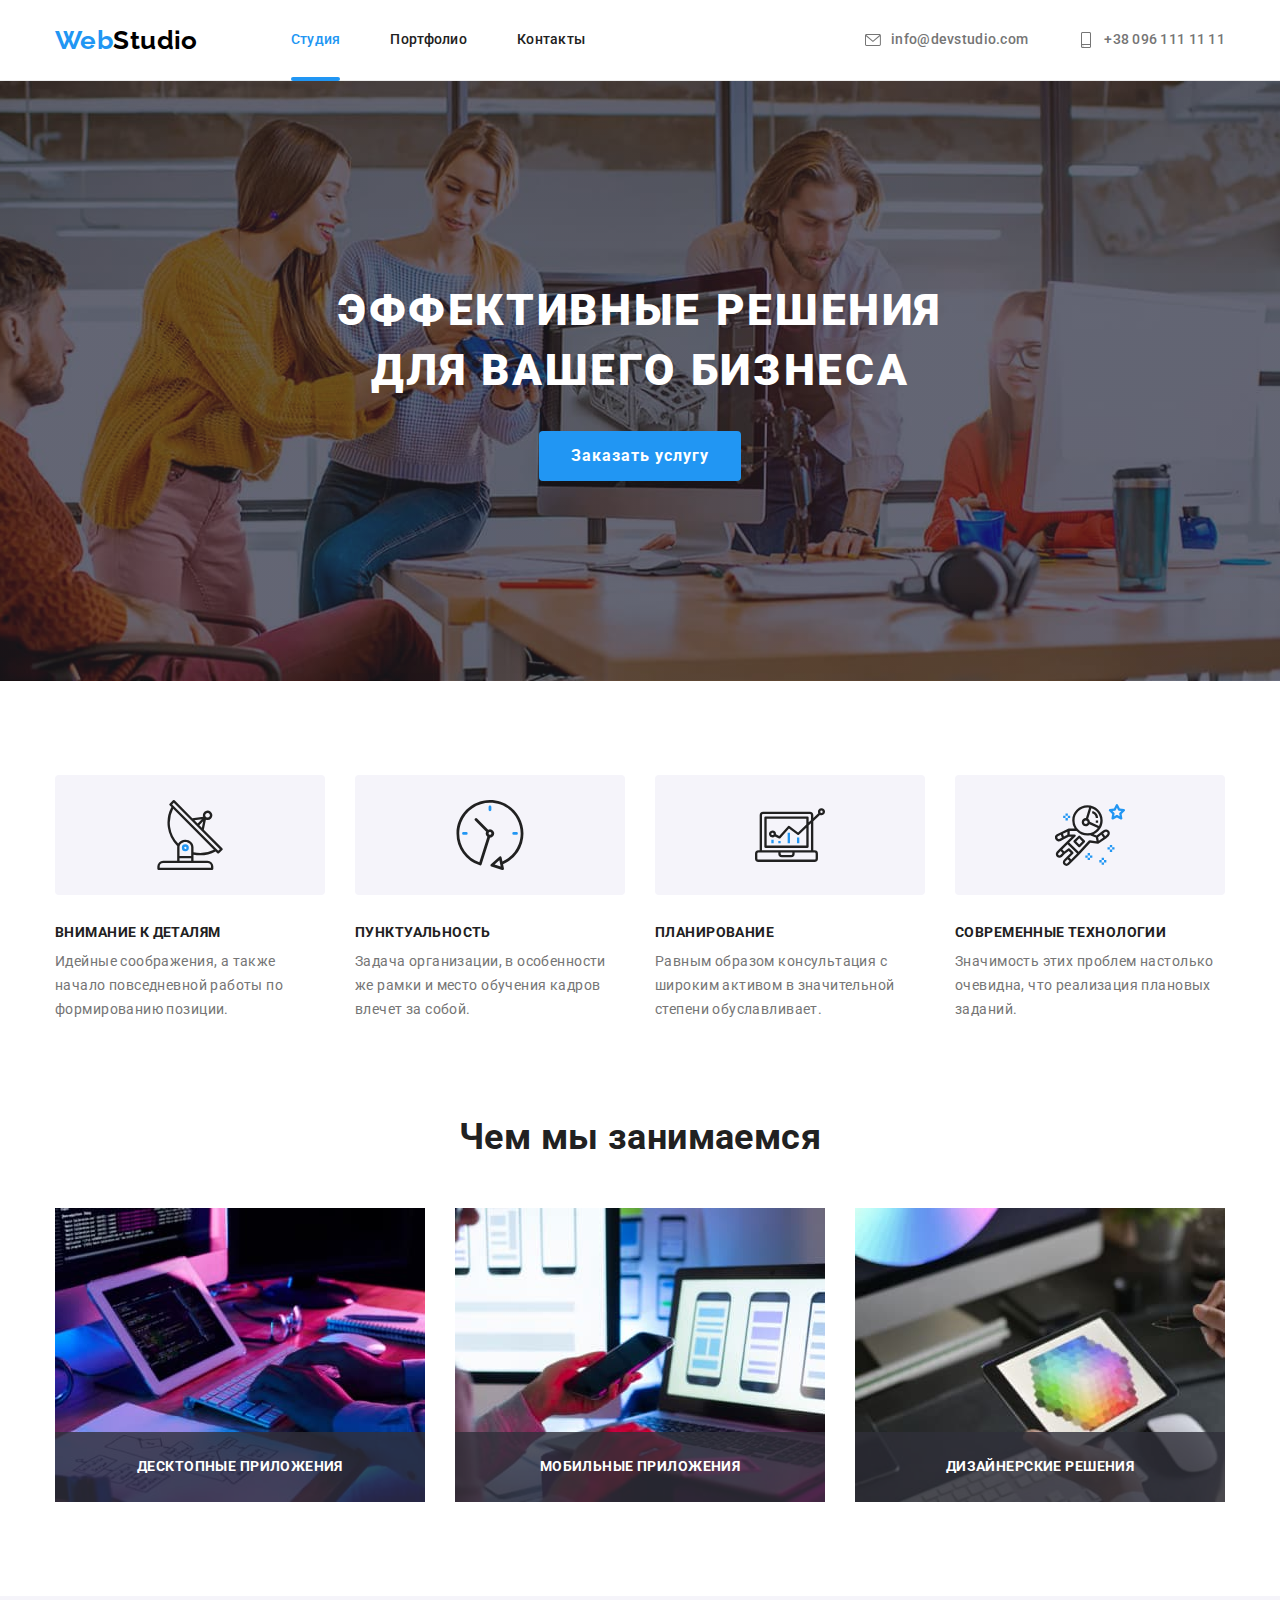
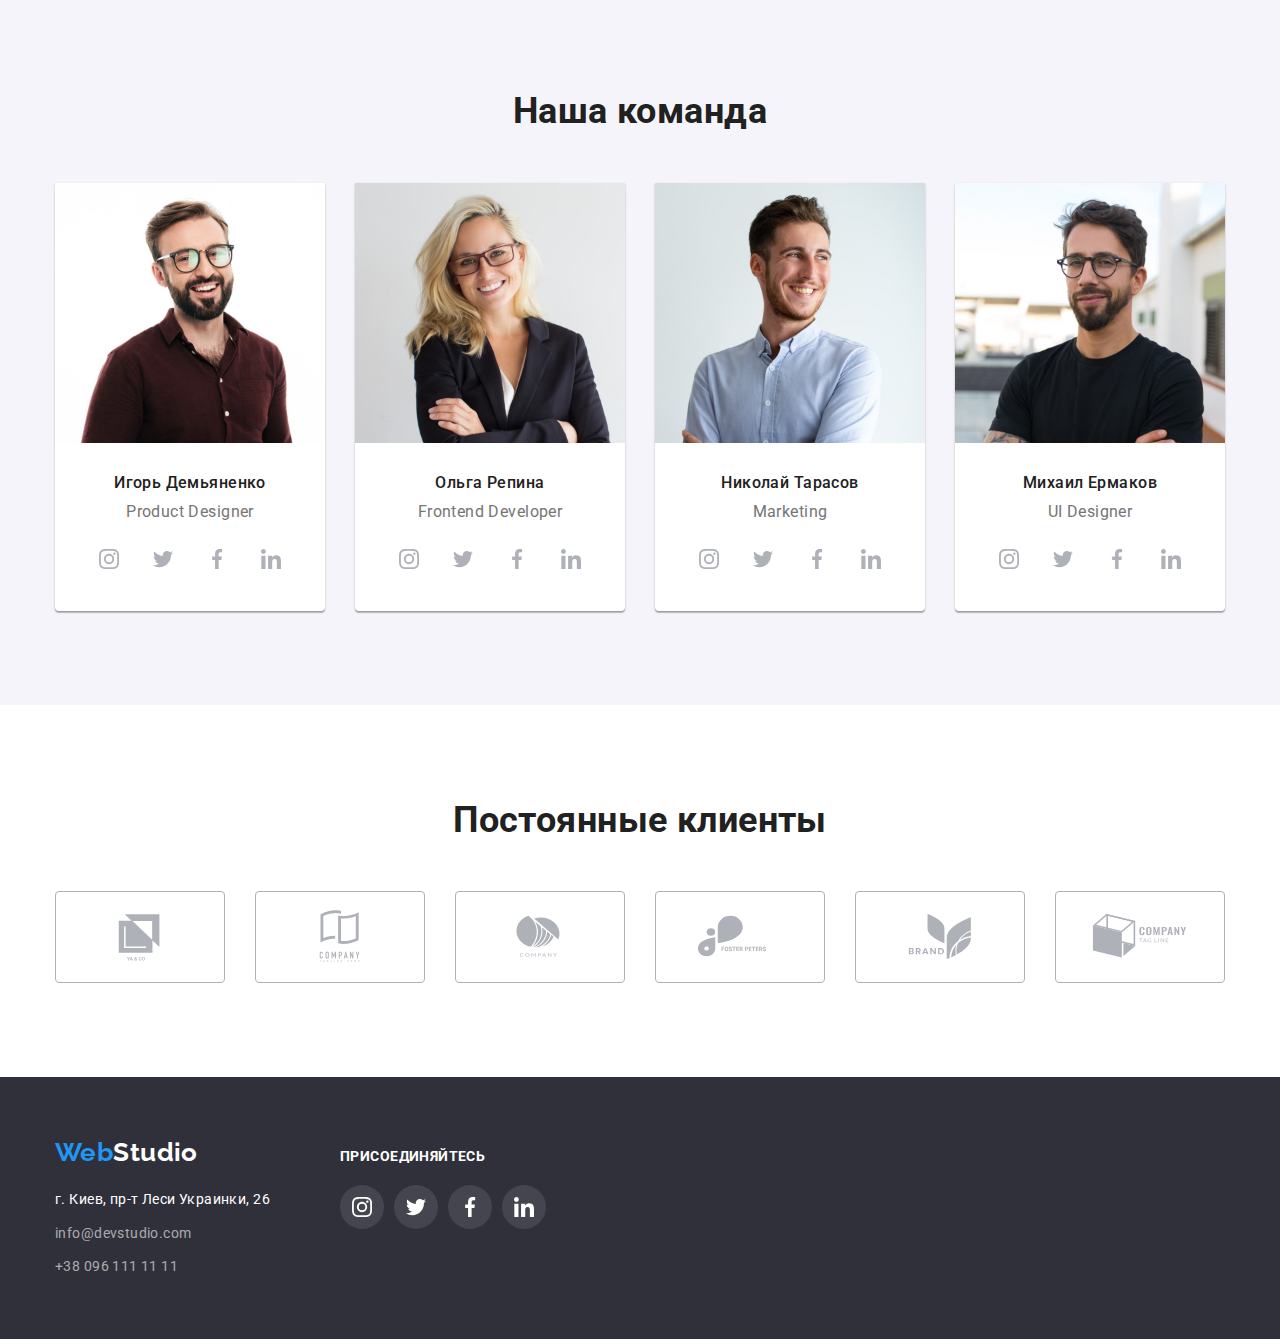
<file: index.html>
<!DOCTYPE html>
<html lang="ru">
  <head>
    <meta charset="UTF-8" />
    <meta http-equiv="X-UA-Compatible" content="IE=edge" />
    <meta name="viewport" content="width=device-width, initial-scale=1.0" />
    <title>WebStudio</title>
    <link
      rel="stylesheet"
      href="https://cdnjs.cloudflare.com/ajax/libs/modern-normalize/1.1.0/modern-normalize.min.css"
    />
    <link
      href="https://fonts.googleapis.com/css2?family=Raleway:wght@700&family=Roboto:wght@400;500;700;900&display=swap"
      rel="stylesheet"
    />
    <link rel="stylesheet" href="./css/style.css" />
  </head>
  <body>
    <!--header-->
    <header class="hat">
      <div class="container header-container">
        <a href="" class="logo"><span>Web</span>Studio</a>
        <!--навигация-->
        <nav class="site-nav">
          <ul class="navigation-list list">
            <li class="navigation-item selected-item">
              <a href="./index.html" class="link selected-link">Студия</a>
            </li>
            <li class="navigation-item">
              <a href="./portfolio.html" class="link">Портфолио</a>
            </li>
            <li class="navigation-item">
              <a href="" class="link">Контакты</a>
            </li>
          </ul>
        </nav>
        <!--контакты-->
        <ul class="contacts list">
          <li class="items">
            <a href="mailto:info@devstudio.com" class="contact-link link">
              <svg class="contact-icon" width="16" height="12">
                <use href="./images/icons/symbol-defs.svg#mail"></use>
              </svg>
              info@devstudio.com</a
            >
          </li>
          <li class="items">
            <a href="tel:+380961111111" class="contact-link link">
              <svg class="contact-icon" width="10" height="16">
                <use href="./images/icons/symbol-defs.svg#phone"></use>
              </svg>
              +38 096 111 11 11</a
            >
          </li>
        </ul>
      </div>
    </header>

    <!--uniq content-->
    <main>
      <!--Heroes-->
      <section class="hero">
        <div class="container">
          <h1 class="hero-title title">
            Эффективные решения для вашего бизнеса
          </h1>
          <button type="button" class="button" data-modal-open>
            Заказать услугу
          </button>
        </div>
      </section>

      <!--features-->
      <section class="section section-advance">
        <div class="container">
          <!-- заголовок секции для семантики -->
          <h2 class="visually-hidden" aria-hidden="true" tabindex="-1">
            Наши преимущества
          </h2>
          <ul class="features-list list">
            <li class="list-item">
              <div class="canvas">
                <svg class="features-icon" width="70" height="70">
                  <use href="./images/icons/symbol-defs.svg#antenna"></use>
                </svg>
              </div>
              <h3 class="title">Внимание к деталям</h3>
              <p class="text">
                Идейные соображения, а также начало повседневной работы по
                формированию позиции.
              </p>
            </li>
            <li class="list-item">
              <div class="canvas">
                <svg class="features-icon" width="70" height="70">
                  <use href="./images/icons/symbol-defs.svg#clock"></use>
                </svg>
              </div>
              <h3 class="title">Пунктуальность</h3>
              <p class="text">
                Задача организации, в особенности же рамки и место обучения
                кадров влечет за собой.
              </p>
            </li>
            <li class="list-item">
              <div class="canvas">
                <svg class="features-icon" width="70" height="70">
                  <use href="./images/icons/symbol-defs.svg#diagram"></use>
                </svg>
              </div>
              <h3 class="title">Планирование</h3>
              <p class="text">
                Равным образом консультация с широким активом в значительной
                степени обуславливает.
              </p>
            </li>
            <li class="list-item">
              <div class="canvas">
                <svg class="features-icon" width="70" height="70">
                  <use href="./images/icons/symbol-defs.svg#astronaut"></use>
                </svg>
              </div>
              <h3 class="title">Современные технологии</h3>
              <p class="text">
                Значимость этих проблем настолько очевидна, что реализация
                плановых заданий.
              </p>
            </li>
          </ul>
        </div>
      </section>

      <!--ocupation-->
      <section class="section section-occupation">
        <div class="container">
          <h2 class="section-title">Чем мы занимаемся</h2>
          <ul class="occupation-list list">
            <li class="occupation-item item">
              <img
                src="./images/about-us/what-we-do1.jpg"
                alt="Человек, который пишет код"
                width="370"
                height="294"
              />
              <p class="occupation-label">Десктопные приложения</p>
            </li>
            <li class="occupation-item item">
              <img
                src="./images/about-us/what-we-do2.jpg"
                alt="Человек, который рисует макет"
                width="370"
                height="294"
              />
              <p class="occupation-label">Мобильные приложения</p>
            </li>
            <li class="occupation-item item">
              <img
                src="./images/about-us/what-we-do3.jpg"
                alt="Человек, который держит планшет с палитрой цветов"
                width="370"
                height="294"
              />
              <p class="occupation-label">Дизайнерские решения</p>
            </li>
          </ul>
        </div>
      </section>

      <!--team-->
      <section class="section team">
        <div class="container">
          <h2 class="section-title">Наша команда</h2>
          <ul class="team-list list">
            <li class="team-item">
              <img
                class="team-foto"
                src="./images/team/productdes.jpg"
                alt="Фото Игоря Демьяненко"
                width="270"
                height="260"
              />
              <div class="team-descr">
                <h3 class="team-title">Игорь Демьяненко</h3>
                <p lang="en" class="team-text text">Product Designer</p>
                <!-- socialmedia-list -->
                <ul class="socialmedia-list list">
                  <li class="socialmedia-item">
                    <a
                      class="socialmedia-link link"
                      href=""
                      target="_blank"
                      rel="noopener noreferrer"
                      aria-label="instagram"
                    >
                      <svg class="socialmedia-icon" width="20" height="20">
                        <use
                          href="./images/icons/symbol-defs.svg#instagram"
                        ></use>
                      </svg>
                    </a>
                  </li>
                  <li class="socialmedia-item">
                    <a
                      class="socialmedia-link link"
                      href=""
                      target="_blank"
                      rel="noopener noreferrer"
                      aria-label="twitter"
                    >
                      <svg class="socialmedia-icon" width="20" height="20">
                        <use
                          href="./images/icons/symbol-defs.svg#twitter"
                        ></use>
                      </svg>
                    </a>
                  </li>
                  <li class="socialmedia-item">
                    <a
                      class="socialmedia-link link"
                      href=""
                      target="_blank"
                      rel="noopener noreferrer"
                      aria-label="facebook"
                    >
                      <svg class="socialmedia-icon" width="20" height="20">
                        <use
                          href="./images/icons/symbol-defs.svg#facebook"
                        ></use>
                      </svg>
                    </a>
                  </li>
                  <li class="socialmedia-item">
                    <a
                      class="socialmedia-link link"
                      href=""
                      target="_blank"
                      rel="noopener noreferrer"
                      aria-label="linkedin"
                    >
                      <svg class="socialmedia-icon" width="20" height="20">
                        <use
                          href="./images/icons/symbol-defs.svg#linkedin"
                        ></use>
                      </svg>
                    </a>
                  </li>
                </ul>
              </div>
            </li>
            <li class="team-item">
              <img
                class="team-foto"
                src="./images/team/frontendsev.jpg"
                alt="Фото Ольги Репины"
                width="270"
                height="260"
              />
              <div class="team-descr">
                <h3 class="team-title">Ольга Репина</h3>
                <p lang="en" class="team-text text">Frontend Developer</p>
                <ul class="socialmedia-list list">
                  <li class="socialmedia-item">
                    <a
                      class="socialmedia-link link"
                      href=""
                      target="_blank"
                      rel="noopener noreferrer"
                      aria-label="instagram"
                    >
                      <svg class="socialmedia-icon" width="20" height="20">
                        <use
                          href="./images/icons/symbol-defs.svg#instagram"
                        ></use>
                      </svg>
                    </a>
                  </li>
                  <li class="socialmedia-item">
                    <a
                      class="socialmedia-link link"
                      href=""
                      target="_blank"
                      rel="noopener noreferrer"
                      aria-label="twitter"
                    >
                      <svg class="socialmedia-icon" width="20" height="20">
                        <use
                          href="./images/icons/symbol-defs.svg#twitter"
                        ></use>
                      </svg>
                    </a>
                  </li>
                  <li class="socialmedia-item">
                    <a
                      class="socialmedia-link link"
                      href=""
                      target="_blank"
                      rel="noopener noreferrer"
                      aria-label="facebook"
                    >
                      <svg class="socialmedia-icon" width="20" height="20">
                        <use
                          href="./images/icons/symbol-defs.svg#facebook"
                        ></use>
                      </svg>
                    </a>
                  </li>
                  <li class="socialmedia-item">
                    <a
                      class="socialmedia-link link"
                      href=""
                      target="_blank"
                      rel="noopener noreferrer"
                      aria-label="linkedin"
                    >
                      <svg class="socialmedia-icon" width="20" height="20">
                        <use
                          href="./images/icons/symbol-defs.svg#linkedin"
                        ></use>
                      </svg>
                    </a>
                  </li>
                </ul>
              </div>
            </li>
            <li class="team-item">
              <img
                class="team-foto"
                src="./images/team/marketing.jpg"
                alt="Фото Николая Тарасова"
                width="270"
                height="260"
              />
              <div class="team-descr">
                <h3 class="team-title">Николай Тарасов</h3>
                <p lang="en" class="team-text text">Marketing</p>
                <ul class="socialmedia-list list">
                  <li class="socialmedia-item">
                    <a
                      class="socialmedia-link link"
                      href=""
                      target="_blank"
                      rel="noopener noreferrer"
                      aria-label="instagram"
                    >
                      <svg class="socialmedia-icon" width="20" height="20">
                        <use
                          href="./images/icons/symbol-defs.svg#instagram"
                        ></use>
                      </svg>
                    </a>
                  </li>
                  <li class="socialmedia-item">
                    <a
                      class="socialmedia-link link"
                      href=""
                      target="_blank"
                      rel="noopener noreferrer"
                      aria-label="twitter"
                    >
                      <svg class="socialmedia-icon" width="20" height="20">
                        <use
                          href="./images/icons/symbol-defs.svg#twitter"
                        ></use>
                      </svg>
                    </a>
                  </li>
                  <li class="socialmedia-item">
                    <a
                      class="socialmedia-link link"
                      href=""
                      target="_blank"
                      rel="noopener noreferrer"
                      aria-label="facebook"
                    >
                      <svg class="socialmedia-icon" width="20" height="20">
                        <use
                          href="./images/icons/symbol-defs.svg#facebook"
                        ></use>
                      </svg>
                    </a>
                  </li>
                  <li class="socialmedia-item">
                    <a
                      class="socialmedia-link link"
                      href=""
                      target="_blank"
                      rel="noopener noreferrer"
                      aria-label="linkedin"
                    >
                      <svg class="socialmedia-icon" width="20" height="20">
                        <use
                          href="./images/icons/symbol-defs.svg#linkedin"
                        ></use>
                      </svg>
                    </a>
                  </li>
                </ul>
              </div>
            </li>
            <li class="team-item">
              <img
                class="team-foto"
                src="./images/team/uides.jpg"
                alt="Фото Михаила Ермакова"
                width="270"
                height="260"
              />
              <div class="team-descr">
                <h3 class="team-title">Михаил Ермаков</h3>
                <p lang="en" class="team-text text">UI Designer</p>
                <ul class="socialmedia-list list">
                  <li class="socialmedia-item">
                    <a
                      class="socialmedia-link link"
                      href=""
                      target="_blank"
                      rel="noopener noreferrer"
                      aria-label="instagram"
                    >
                      <svg class="socialmedia-icon" width="20" height="20">
                        <use
                          href="./images/icons/symbol-defs.svg#instagram"
                        ></use>
                      </svg>
                    </a>
                  </li>
                  <li class="socialmedia-item">
                    <a
                      class="socialmedia-link link"
                      href=""
                      target="_blank"
                      rel="noopener noreferrer"
                      aria-label="twitter"
                    >
                      <svg class="socialmedia-icon" width="20" height="20">
                        <use
                          href="./images/icons/symbol-defs.svg#twitter"
                        ></use>
                      </svg>
                    </a>
                  </li>
                  <li class="socialmedia-item">
                    <a
                      class="socialmedia-link link"
                      href=""
                      target="_blank"
                      rel="noopener noreferrer"
                      aria-label="facebook"
                    >
                      <svg class="socialmedia-icon" width="20" height="20">
                        <use
                          href="./images/icons/symbol-defs.svg#facebook"
                        ></use>
                      </svg>
                    </a>
                  </li>
                  <li class="socialmedia-item">
                    <a
                      class="socialmedia-link link"
                      href=""
                      target="_blank"
                      rel="noopener noreferrer"
                      aria-label="linkedin"
                    >
                      <svg class="socialmedia-icon" width="20" height="20">
                        <use
                          href="./images/icons/symbol-defs.svg#linkedin"
                        ></use>
                      </svg>
                    </a>
                  </li>
                </ul>
              </div>
            </li>
          </ul>
        </div>
      </section>

      <!-- clients -->
      <section class="section">
        <div class="container">
          <h2 class="section-title">Постоянные клиенты</h2>
          <ul class="client-list list">
            <li class="client-item">
              <a
                class="client-link link"
                href=""
                target="_blank"
                rel="noopener noreferrer"
                aria-label="company 1"
              >
                <svg class="client-icon" width="41" height="47">
                  <use href="./images/icons/symbol-defs.svg#company-1"></use>
                </svg>
              </a>
            </li>
            <li class="client-item">
              <a
                class="client-link link"
                href=""
                target="_blank"
                rel="noopener noreferrer"
                aria-label="company 2"
              >
                <svg class="client-icon" width="40" height="52">
                  <use href="./images/icons/symbol-defs.svg#company-2"></use>
                </svg>
              </a>
            </li>
            <li class="client-item">
              <a
                class="client-link link"
                href=""
                target="_blank"
                rel="noopener noreferrer"
                aria-label="company 3"
              >
                <svg class="client-icon" width="44" height="41">
                  <use href="./images/icons/symbol-defs.svg#company-3"></use>
                </svg>
              </a>
            </li>
            <li class="client-item">
              <a
                class="client-link link"
                href=""
                target="_blank"
                rel="noopener noreferrer"
                aria-label="company 4"
              >
                <svg class="client-icon" width="84" height="41">
                  <use href="./images/icons/symbol-defs.svg#company-4"></use>
                </svg>
              </a>
            </li>
            <li class="client-item">
              <a
                class="client-link link"
                href=""
                target="_blank"
                rel="noopener noreferrer"
                aria-label="company 5"
              >
                <svg class="client-icon" width="63" height="45">
                  <use href="./images/icons/symbol-defs.svg#company-5"></use>
                </svg>
              </a>
            </li>
            <li class="client-item">
              <a
                class="client-link link"
                href=""
                target="_blank"
                rel="noopener noreferrer"
                aria-label="company 6"
              >
                <svg class="client-icon" width="94" height="44">
                  <use href="./images/icons/symbol-defs.svg#company-6"></use>
                </svg>
              </a>
            </li>
          </ul>
        </div>
      </section>
    </main>

    <!--footer-->
    <footer class="page-footer">
      <div class="container">
        <div class="address-container">
          <a href="" class="logo alt"><span>Web</span>Studio</a>
          <!--контакты-->
          <address>
            <ul class="contacts-list list">
              <li class="item">
                <a
                  href="https://goo.gl/maps/ko31hHhUW7KVigs66"
                  class="contact-item alt link"
                  >г. Киев, пр-т Леси Украинки, 26</a
                >
              </li>
              <li class="item">
                <a href="mailto:info@devstudio.com" class="contact-item link"
                  >info@devstudio.com</a
                >
              </li>
              <li class="item">
                <a href="tel:+380961111111" class="contact-item link"
                  >+38 096 111 11 11</a
                >
              </li>
            </ul>
          </address>
        </div>

        <div class="socialmedia-container">
          <h2 class="subtitle title">присоединяйтесь</h2>
          <!--socialslinks-->
          <ul class="socialmedia-list list">
            <li class="socialmedia-item">
              <a
                class="socialmedia-link link"
                href=""
                target="_blank"
                rel="noopener noreferrer"
                aria-label="instagram"
              >
                <svg class="footer-icon" width="20" height="20">
                  <use
                    width="20"
                    height="20"
                    href="./images/icons/symbol-defs.svg#instagram"
                  ></use>
                </svg>
              </a>
            </li>
            <li class="socialmedia-item">
              <a
                class="socialmedia-link link"
                href=""
                target="_blank"
                rel="noopener noreferrer"
                aria-label="twitter"
              >
                <svg class="footer-icon" width="20" height="20">
                  <use href="./images/icons/symbol-defs.svg#twitter"></use>
                </svg>
              </a>
            </li>
            <li class="socialmedia-item">
              <a
                class="socialmedia-link link"
                href=""
                target="_blank"
                rel="noopener noreferrer"
                aria-label="facebook"
              >
                <svg class="footer-icon" width="20" height="20">
                  <use href="./images/icons/symbol-defs.svg#facebook"></use>
                </svg>
              </a>
            </li>
            <li class="socialmedia-item">
              <a
                class="socialmedia-link link"
                href=""
                target="_blank"
                rel="noopener noreferrer"
                aria-label="linkedin"
              >
                <svg class="footer-icon" width="20" height="20">
                  <use href="./images/icons/symbol-defs.svg#linkedin"></use>
                </svg>
              </a>
            </li>
          </ul>
        </div>
      </div>
    </footer>
    <!-- modal window -->
    <div class="back-drop is-hidden" data-modal>
      <div class="modal">
        <button class="close-btn" type="button" data-modal-close>
          <svg class="close-icon" width="18" height="18" aria-label="Закрыть">
            <use href="./images/icons/symbol-defs.svg#close-btn"></use>
          </svg>
        </button>
      </div>
    </div>
    <script src="./js/modal.js"></script>
  </body>
</html>
</file>
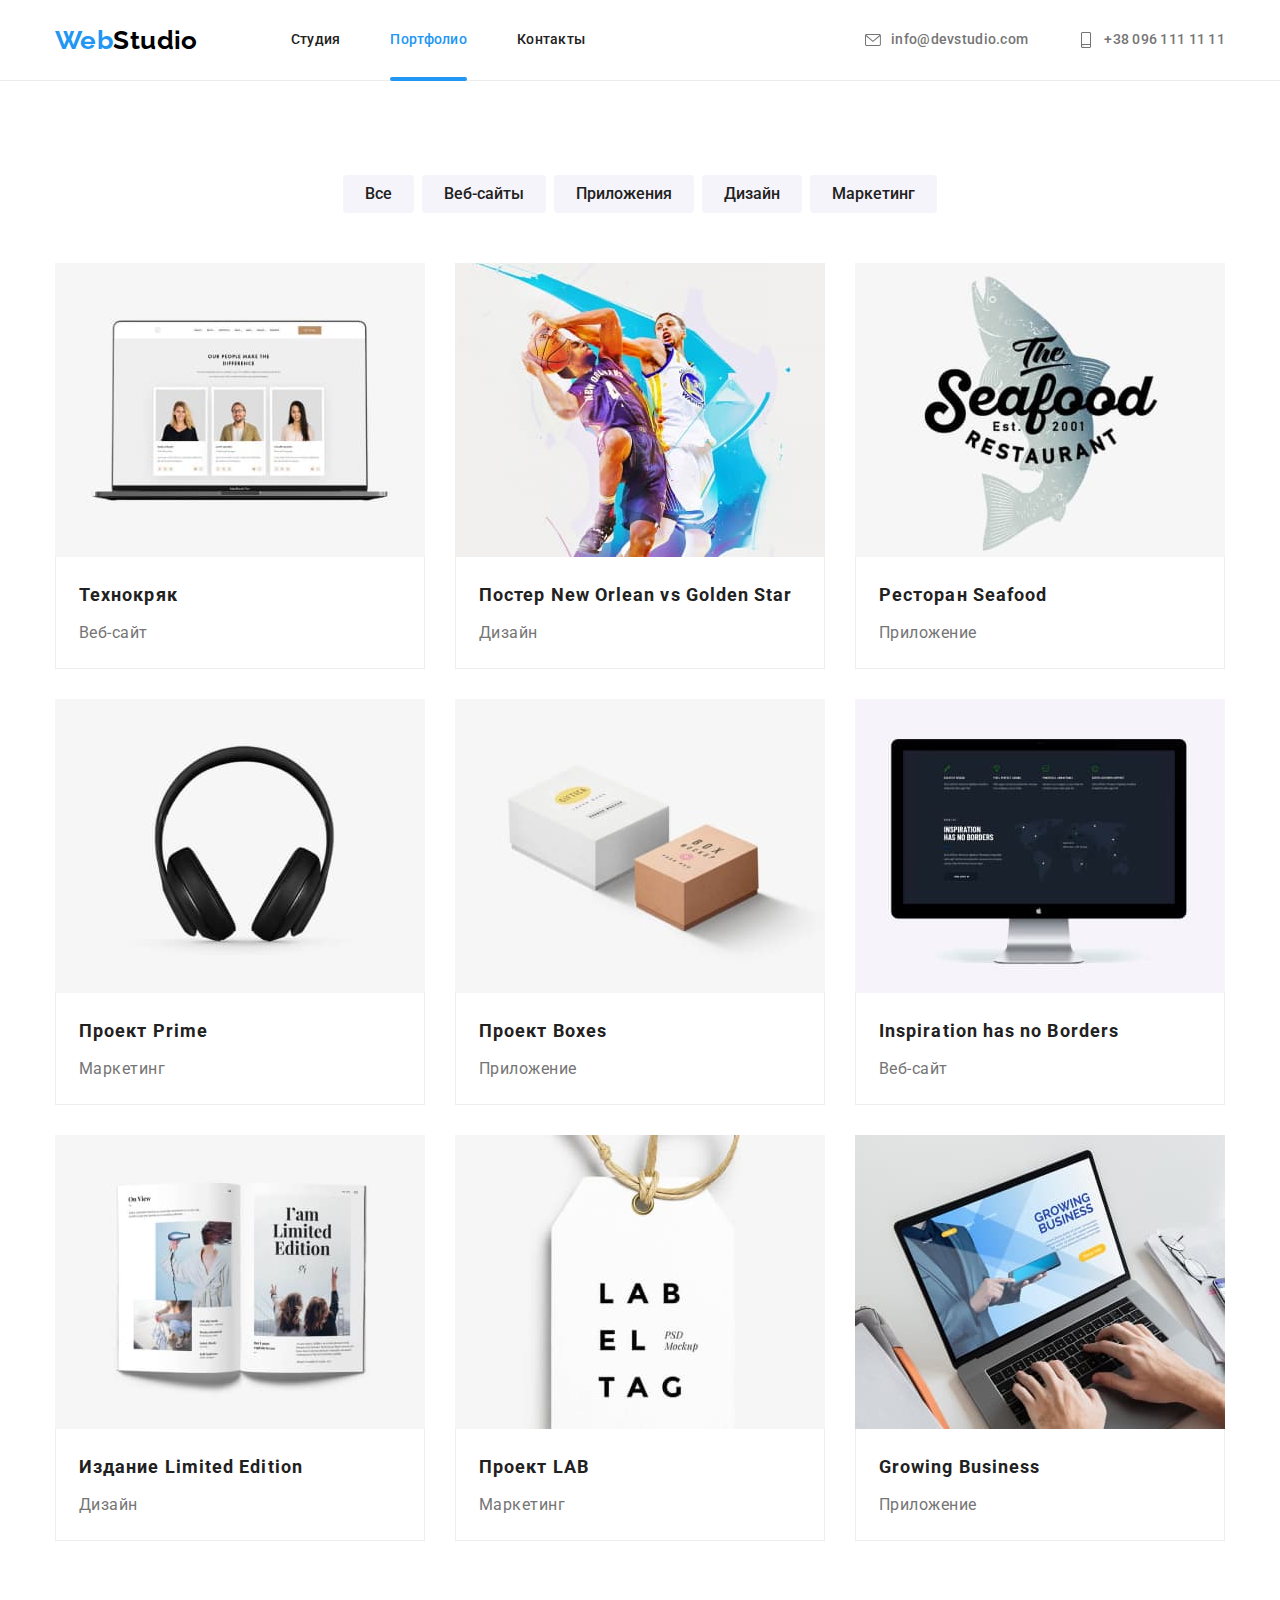
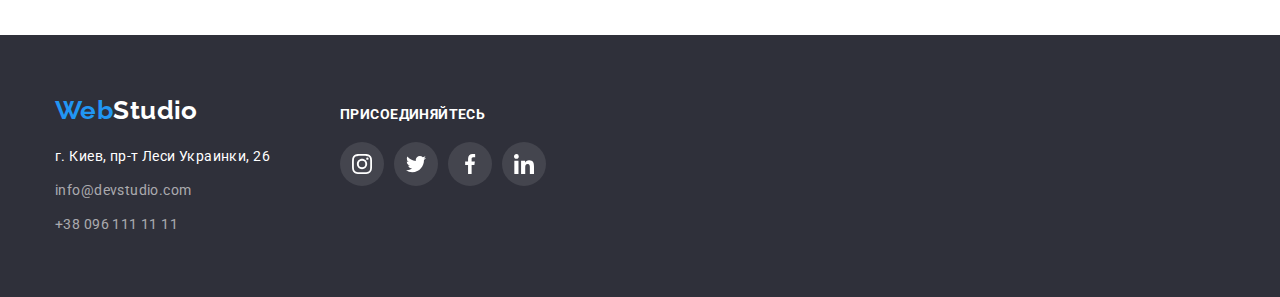
<file: portfolio.html>
<!DOCTYPE html>
<html lang="ru">
  <head>
    <meta charset="UTF-8" />
    <meta http-equiv="X-UA-Compatible" content="IE=edge" />
    <meta name="viewport" content="width=device-width, initial-scale=1.0" />
    <title>Портфолио</title>
    <link
      rel="stylesheet"
      href="https://cdnjs.cloudflare.com/ajax/libs/modern-normalize/1.1.0/modern-normalize.min.css"
    />
    <link
      href="https://fonts.googleapis.com/css2?family=Raleway:wght@700&family=Roboto:wght@400;500;700;900&display=swap"
      rel="stylesheet"
    />
    <link rel="stylesheet" href="./css/style.css" />
  </head>
  <body>
    <!--header-->
    <header class="hat">
      <div class="container header-container">
        <a href="" class="logo"><span>Web</span>Studio</a>
        <!--навигация-->
        <nav class="site-nav">
          <ul class="navigation-list list">
            <li class="navigation-item">
              <a href="./index.html" class="link">Студия</a>
            </li>
            <li class="navigation-item selected-item">
              <a href="./portfolio.html" class="link selected-link"
                >Портфолио</a
              >
            </li>
            <li class="navigation-item">
              <a href="" class="link">Контакты</a>
            </li>
          </ul>
        </nav>
        <!--контакты-->
        <ul class="contacts list">
          <li class="items">
            <a href="mailto:info@devstudio.com" class="contact-link link">
              <svg class="contact-icon" width="16" height="16">
                <use href="./images/icons/symbol-defs.svg#mail"></use>
              </svg>
              info@devstudio.com</a
            >
          </li>
          <li class="items">
            <a href="tel:+380961111111" class="contact-link link">
              <svg class="contact-icon" width="16" height="16">
                <use href="./images/icons/symbol-defs.svg#phone"></use>
              </svg>
              +38 096 111 11 11</a
            >
          </li>
        </ul>
      </div>
    </header>

    <!-- uniq content-->
    <main>
      <!-- portfolio section -->
      <section class="section">
        <div class="container">
          <!-- скрытый заголовок-->
          <h1 class="visually-hidden" aria-hidden="true" tabindex="-1">
            Портфолио
          </h1>
          <!-- фильтр робот-->
          <ul class="menu-list list">
            <li class="item"><button type="button" class="btm">Все</button></li>
            <li class="item">
              <button type="button" class="btm">Веб-сайты</button>
            </li>
            <li class="item">
              <button type="button" class="btm">Приложения</button>
            </li>
            <li class="item">
              <button type="button" class="btm">Дизайн</button>
            </li>
            <li class="item">
              <button type="button" class="btm">Маркетинг</button>
            </li>
          </ul>
          <!-- список робот -->
          <ul class="work-list list">
            <li class="work-item">
              <a href="" class="card link">
                <div class="overlay">
                  <img
                    src="./images/gallery/web-site-tech.jpg"
                    alt="Cайт технохряк"
                    width="370"
                    height="294"
                  />
                  <p class="overlay-description">
                    Технокряк это современная площадка распространения
                    коронавируса. Компании используют эту платформу для
                    цифрового шпионажа и атак на защищённые сервера конкурентов.
                  </p>
                </div>
                <div class="work-descr">
                  <h2 class="title">Технокряк</h2>
                  <p class="text">Веб-сайт</p>
                </div>
              </a>
            </li>
            <li class="work-item">
              <a href="" class="card link">
                <div class="overlay">
                  <img
                    src="./images/gallery/poster.jpg"
                    alt="Постер New Orlean vs Golden Star"
                    width="370"
                    height="294"
                  />
                  <p class="overlay-description">
                    Технокряк это современная площадка распространения
                    коронавируса. Компании используют эту платформу для
                    цифрового шпионажа и атак на защищённые сервера конкурентов.
                  </p>
                </div>
                <div class="work-descr">
                  <h2 class="title">Постер New Orlean vs Golden Star</h2>
                  <p class="text">Дизайн</p>
                </div>
              </a>
            </li>
            <li class="work-item">
              <a href="" class="card link">
                <div class="overlay">
                  <img
                    src="./images/gallery/seafood.jpg"
                    alt="Ресторан Seafood"
                    width="370"
                    height="294"
                  />
                  <p class="overlay-description">
                    Технокряк это современная площадка распространения
                    коронавируса. Компании используют эту платформу для
                    цифрового шпионажа и атак на защищённые сервера конкурентов.
                  </p>
                </div>
                <div class="work-descr">
                  <h2 class="title">Ресторан Seafood</h2>
                  <p class="text">Приложение</p>
                </div>
              </a>
            </li>
            <li class="work-item">
              <a href="" class="card link">
                <div class="overlay">
                  <img
                    src="./images/gallery/prime.jpg"
                    alt="Проект прайм"
                    width="370"
                    height="294"
                  />
                  <p class="overlay-description">
                    Технокряк это современная площадка распространения
                    коронавируса. Компании используют эту платформу для
                    цифрового шпионажа и атак на защищённые сервера конкурентов.
                  </p>
                </div>
                <div class="work-descr">
                  <h2 class="title">Проект Prime</h2>
                  <p class="text">Маркетинг</p>
                </div>
              </a>
            </li>
            <li class="work-item">
              <a href="" class="card link">
                <div class="overlay">
                  <img
                    src="./images/gallery/boxes.jpg"
                    alt="Проект Boxes"
                    width="370"
                    height="294"
                  />
                  <p class="overlay-description">
                    Технокряк это современная площадка распространения
                    коронавируса. Компании используют эту платформу для
                    цифрового шпионажа и атак на защищённые сервера конкурентов.
                  </p>
                </div>
                <div class="work-descr">
                  <h2 class="title">Проект Boxes</h2>
                  <p class="text">Приложение</p>
                </div>
              </a>
            </li>
            <li class="work-item">
              <a href="" class="card link">
                <div class="overlay">
                  <img
                    src="./images/gallery/web-site-inspiration.jpg"
                    alt="Веб-сайт Inspiration"
                    width="370"
                    height="294"
                  />
                  <p class="overlay-description">
                    Технокряк это современная площадка распространения
                    коронавируса. Компании используют эту платформу для
                    цифрового шпионажа и атак на защищённые сервера конкурентов.
                  </p>
                </div>
                <div class="work-descr">
                  <h2 class="title">Inspiration has no Borders</h2>
                  <p class="text">Веб-сайт</p>
                </div>
              </a>
            </li>
            <li class="work-item">
              <a href="" class="card link">
                <div class="overlay">
                  <img
                    src="./images/gallery/limited-edition.jpg"
                    alt="развернутая книга"
                    width="370"
                    height="294"
                  />
                  <p class="overlay-description">
                    Технокряк это современная площадка распространения
                    коронавируса. Компании используют эту платформу для
                    цифрового шпионажа и атак на защищённые сервера конкурентов.
                  </p>
                </div>
                <div class="work-descr">
                  <h2 class="title">Издание Limited Edition</h2>
                  <p class="text">Дизайн</p>
                </div>
              </a>
            </li>
            <li class="work-item">
              <a href="" class="card link">
                <div class="overlay">
                  <img
                    src="./images/gallery/lab-el-tag.jpg"
                    alt="бирка с надписью LAB"
                    width="370"
                    height="294"
                  />
                  <p class="overlay-description">
                    Технокряк это современная площадка распространения
                    коронавируса. Компании используют эту платформу для
                    цифрового шпионажа и атак на защищённые сервера конкурентов.
                  </p>
                </div>
                <div class="work-descr">
                  <h2 class="title">Проект LAB</h2>
                  <p class="text">Маркетинг</p>
                </div>
              </a>
            </li>
            <li class="work-item">
              <a href="" class="card link">
                <div class="overlay">
                  <img
                    src="./images/gallery/aplication-growing-business.jpg"
                    alt="Руки на клавиатуре"
                    width="370"
                    height="294"
                  />
                  <p class="overlay-description">
                    Технокряк это современная площадка распространения
                    коронавируса. Компании используют эту платформу для
                    цифрового шпионажа и атак на защищённые сервера конкурентов.
                  </p>
                </div>
                <div class="work-descr">
                  <h2 class="title">Growing Business</h2>
                  <p class="text">Приложение</p>
                </div>
              </a>
            </li>
          </ul>
        </div>
      </section>
    </main>
    <!--footer-->
    <footer class="page-footer">
      <div class="container">
        <div class="address-container">
          <a href="" class="logo alt"><span>Web</span>Studio</a>
          <!--контакты-->
          <address>
            <ul class="contacts-list list">
              <li class="item">
                <a
                  href="https://goo.gl/maps/ko31hHhUW7KVigs66"
                  class="contact-item alt link"
                  >г. Киев, пр-т Леси Украинки, 26</a
                >
              </li>
              <li class="item">
                <a href="mailto:info@devstudio.com" class="contact-item link"
                  >info@devstudio.com</a
                >
              </li>
              <li class="item">
                <a href="tel:+380961111111" class="contact-item link"
                  >+38 096 111 11 11</a
                >
              </li>
            </ul>
          </address>
        </div>

        <div class="socialmedia-container">
          <h2 class="subtitle title">присоединяйтесь</h2>
          <ul class="socialmedia-list list">
            <li class="socialmedia-item">
              <a
                class="socialmedia-link link"
                href=""
                target="_blank"
                rel="noopener noreferrer"
                aria-label="instagram"
              >
                <svg class="footer-icon" width="20" height="20">
                  <use href="./images/icons/symbol-defs.svg#instagram"></use>
                </svg>
              </a>
            </li>
            <li class="socialmedia-item">
              <a
                class="socialmedia-link link"
                href=""
                target="_blank"
                rel="noopener noreferrer"
                aria-label="twitter"
              >
                <svg class="footer-icon" width="20" height="20">
                  <use href="./images/icons/symbol-defs.svg#twitter"></use>
                </svg>
              </a>
            </li>
            <li class="socialmedia-item">
              <a
                class="socialmedia-link link"
                href=""
                target="_blank"
                rel="noopener noreferrer"
                aria-label="facebook"
              >
                <svg class="footer-icon" width="20" height="20">
                  <use href="./images/icons/symbol-defs.svg#facebook"></use>
                </svg>
              </a>
            </li>
            <li class="socialmedia-item">
              <a
                class="socialmedia-link link"
                href=""
                target="_blank"
                rel="noopener noreferrer"
                aria-label="linkedin"
              >
                <svg class="footer-icon" width="20" height="20">
                  <use href="./images/icons/symbol-defs.svg#linkedin"></use>
                </svg>
              </a>
            </li>
          </ul>
        </div>
      </div>
    </footer>
  </body>
</html>
</file>
<file: css/style.css>
:root {
  --primary-color: #757575;
  --secondary-color: #212121;
  --accent-color: #2196f3;
  --primary-bg-t-color: #ffffff;
  --seconadary-bg-color: #2f303a;
  --logo-color-text: #000000;
  --alternative-bg-color: #f5f4fa;
  --social-color: #188ce8;
  --icon-color: #afb1b8;
}

/*
   акцент цвет #2196F3
   фон в секции команда и некоторого текста #E5E5E5
   вторичный цвет фона ( футера и секции героев) #2F303A;
   цвет текста в лого: #000000;
   цвет текста заголовков #212121
   основной масив текста #757575;
   основной фон bg и текст контраста #FFFFFF;
   prymary font-family roboto 400,500,700,900
   logo ff Raleway 700 
   кнопка в секции герои при ховере #188CE8
*/

/* ======================================================================================================================================================== */
/*  глобальные стили */

body {
  color: var(--primary-color);
  font-family: "Roboto", sans-serif;
  font-style: normal;
  font-weight: 400;
  font-size: 14px;
  line-height: 1.14;
  letter-spacing: 0.03em;
  background-color: var(--primary-bg-t-color);
}
/* sections */

.section {
  padding-top: 94px;
  padding-bottom: 94px;
}

.section-title {
  margin-top: 0px;
  margin-bottom: 50px;
  font-weight: 700;
  font-size: 36px;
  line-height: 1.17;
  text-align: center;
  color: var(--secondary-color);
}

.container {
  width: 1200px;
  margin-left: auto;
  margin-right: auto;
  padding: 0 15px;
}

.list {
  list-style: none;
  margin-top: 0px;
  margin-bottom: 0px;
  padding-left: 0px;
}

.link {
  display: block;
  color: currentColor;
  margin: 0;
  text-decoration: none;
}

.text,
.title {
  margin-top: 0;
  margin-bottom: 0;
}

/* утилита для картинок */
img {
  display: block;
  max-width: 100%;
  height: auto;
}

/* .visually-hidden */
.visually-hidden {
  position: absolute;
  white-space: nowrap;
  width: 1px;
  height: 1px;
  overflow: hidden;
  border: 0;
  padding: 0;
  clip: rect(0 0 0 0);
  clip-path: inset(50%);
  margin: -1px;
}

/*====================================================================================================================================================== */

/* шапка сайта */

.hat {
  border-bottom: 1px solid #ececec;
}

.header-container {
  display: flex;
  justify-content: center;
  align-items: center;
}

/* логотип */

.logo {
  display: block;
  font-family: "Raleway", sans-serif;
  font-weight: 700;
  font-size: 26px;
  line-height: 1.19;
  text-decoration: none;
  color: var(--logo-color-text);
  margin-right: 93px;
  transition: color 250ms cubic-bezier(0.4, 0, 0.2, 1);
}

.logo:hover,
.logo:focus {
  color: var(--primary-color);
}

.logo > span {
  color: var(--accent-color);
  transition: color 250ms cubic-bezier(0.4, 0, 0.2, 1);
}

/* site-nav */

.navigation-list {
  display: flex;
}

.site-nav .link {
  display: block;
  color: var(--secondary-color);
  font-weight: 500;
  letter-spacing: 0.02em;
  text-decoration: none;
  padding-top: 32px;
  padding-bottom: 32px;
  transition: color 250ms cubic-bezier(0.4, 0, 0.2, 1);
}

.navigation-item:not(:last-child) {
  margin-right: 50px;
}

.selected-item {
  position: relative;
}

.selected-link.link {
  color: var(--accent-color);
}

.selected-link::after {
  content: "";
  position: absolute;
  bottom: -1px;
  left: 0;
  display: block;
  width: 100%;
  height: 4px;
  background-color: var(--accent-color);
  border-radius: 2px;
}

.site-nav .link:hover,
.site-nav .link:focus {
  color: var(--accent-color);
}

/* header contacts */

.contacts {
  display: flex;
  margin-left: auto;
}

.contact-link {
  display: flex;
  align-items: center;
  font-weight: 500;
  letter-spacing: 0.02em;
  transition: color 250ms cubic-bezier(0.4, 0, 0.2, 1);
}

.contact-icon {
  width: 16px;
  height: 16px;
  display: inline-block;
  margin-left: auto;
  fill: currentColor;
  margin-right: 10px;
}

.contact-link:hover,
.contact-link:focus {
  color: var(--accent-color);
}

.contacts .items:not(:last-child) {
  margin-right: 50px;
}

/* ------------------------------------------------------------------------ */

/* sections */

.section-title {
  margin-top: 0px;
  margin-bottom: 50px;
  font-weight: 700;
  font-size: 36px;
  line-height: 1.17;
  text-align: center;
  color: var(--secondary-color);
}

/* герои  */
.hero {
  max-width: 1600px;
  margin-left: auto;
  margin-right: auto;
  padding-top: 200px;
  padding-bottom: 200px;

  background-image: linear-gradient(
      to top,
      rgba(47, 48, 58, 0.4),
      rgba(47, 48, 58, 0.4)
    ),
    url(../images/hero/hero.jpg);
  background-color: var(--seconadary-bg-color);
  background-position: center;
  background-size: cover;
  text-align: center;
  background-repeat: no-repeat;
}

.hero-title {
  max-width: 696px;
  margin-right: auto;
  margin-left: auto;
  margin-bottom: 30px;
  font-weight: 900;
  font-size: 44px;
  line-height: 1.36;
  text-align: center;
  letter-spacing: 0.06em;
  text-transform: uppercase;
  color: var(--primary-bg-t-color);
}
/* ------------------------------------------------------------------------------------------------------------------------------------------------------ */
/* кнопка  "героев"*/

.button {
  padding: 10px 32px;
  font-family: inherit;
  font-weight: 700;
  font-size: 16px;
  line-height: 1.87;
  letter-spacing: 0.06em;
  color: var(--primary-bg-t-color);
  background-color: var(--accent-color);
  box-shadow: none;
  border-radius: 4px;
  cursor: pointer;
  border: none;
  transition: color 250ms cubic-bezier(0.4, 0, 0.2, 1),
    background-color 250ms cubic-bezier(0.4, 0, 0.2, 1),
    box-shadow 250ms cubic-bezier(0.4, 0, 0.2, 1);
}

.button:hover,
.button:focus {
  color: var(--primary-bg-t-color);
  background-color: var(--social-color);
  box-shadow: 0px 4px 4px rgba(0, 0, 0, 0.15);
}

/* преимущества */

.section-advance {
  padding-bottom: 47px;
}

.features-list {
  display: flex;
  width: 1170px;
}

.features-list .list-item {
  width: calc((100% - 90px) / 4);
}

.features-list .list-item:not(:last-child) {
  margin-right: 30px;
}

.features-icon {
  display: inline-block;
  width: 70px;
  height: 70px;
}
.canvas {
  width: 270px;
  height: 120px;
  display: flex;
  justify-content: center;
  align-items: center;
  background-color: #f5f4fa;
  margin-bottom: 30px;
  border-radius: 4px;
}

.features-list .title {
  margin-bottom: 10px;
  font-weight: 700;
  font-size: 14px;
  line-height: 1.14;
  text-transform: uppercase;
  color: var(--secondary-color);
}

.features-list .text {
  line-height: 1.71;
}

/* чем мы занимаемся  */

.section-occupation {
  padding-top: 47px;
}

.occupation-list {
  display: flex;
}

.occupation-item:not(:last-child) {
  margin-right: 30px;
}

.occupation-item {
  position: relative;
}

.occupation-label {
  position: absolute;
  bottom: 0;
  left: 0;
  width: 100%;
  margin: 0;
  padding: 27px 15px;
  font-weight: 700;
  text-align: center;
  text-transform: uppercase;
  color: var(--primary-bg-t-color);
  background-color: rgba(47, 48, 58, 0.8);
}

/* наша команда */

.team-list {
  display: flex;
  text-align: center;
}

.team-descr {
  padding: 30px 10px;
}

.team-list .team-item:not(:last-child) {
  margin-right: 30px;
}

.team {
  background-color: var(--alternative-bg-color);
}

.list .team-item {
  background-color: var(--primary-bg-t-color);
  box-shadow: 0px 1px 3px rgba(0, 0, 0, 0.12), 0px 1px 1px rgba(0, 0, 0, 0.14),
    0px 2px 1px rgba(0, 0, 0, 0.2);
  border-radius: 0px 0px 4px 4px;
}
/* ================================================================================== */

/* socialmedia */

.socialmedia-list {
  display: flex;
  justify-content: center;
  align-items: baseline;
}

.socialmedia-item {
  border-radius: 50%;
}

.list .socialmedia-item:not(:last-child) {
  margin-right: 10px;
}

.socialmedia-link {
  display: flex;
  justify-content: center;
  align-items: center;
  width: 44px;
  height: 44px;
  color: var(--icon-color);
  border-radius: 50%;
  transition: color 250ms cubic-bezier(0.4, 0, 0.2, 1),
    background-color 250ms cubic-bezier(0.4, 0, 0.2, 1);
}

.socialmedia-icon {
  display: block;
  width: 20px;
  height: 20px;
  fill: currentColor;
}

.socialmedia-link:hover,
.socialmedia-link:focus {
  color: var(--primary-bg-t-color);
  background-color: var(--social-color);
}

.list .socialmedia-item:not(:last-child) {
  margin-right: 10px;
}

.section .team-title {
  margin-top: 0;
  margin-bottom: 10px;
  font-weight: 500;
  font-size: 16px;
  line-height: 1.19;
  color: var(--secondary-color);
}
.section .team-text {
  font-size: 16px;
  line-height: 1.19;
  margin-bottom: 16px;
}

/* ============================================================================================================================================================ */

/* client */

.client-list {
  display: flex;
}

.client-link {
  display: flex;
  justify-content: center;
  align-items: center;
  width: 170px;
  height: 92px;
  border: 1px solid var(--icon-color);
  border-radius: 4px;
  color: var(--icon-color);
  transition: color 250ms cubic-bezier(0.4, 0, 0.2, 1),
    border 250ms cubic-bezier(0.4, 0, 0.2, 1);
}

.client-item:not(:last-child) {
  margin-right: 30px;
}

.client-icon {
  display: block;
  width: 106px;
  height: 60px;
  fill: currentColor;
}

.client-link:hover,
.client-link:focus {
  border: 1px solid #2196f3;
  color: #2196f3;
}

/* ======================================================================================================================================================================================================================================= */

/* футер */

.page-footer {
  background-color: var(--seconadary-bg-color);
  padding-top: 60px;
  padding-bottom: 60px;
}

.page-footer .container {
  display: flex;
  align-items: baseline;
}

.address-container {
  margin-right: 70px;
}

.page-footer .logo {
  margin-bottom: 20px;
  margin-right: 0;
  display: block;
}

.page-footer .contact-item {
  font-weight: 400;
  font-style: normal;
  line-height: 1.71;
  color: rgba(255, 255, 255, 0.6);
  transition: color 250ms cubic-bezier(0.4, 0, 0.2, 1);
}

.page-footer .alt {
  color: var(--primary-bg-t-color);
  font-style: normal;
  transition: color 250ms cubic-bezier(0.4, 0, 0.2, 1);
}

.contacts-list > .item:not(:last-child) {
  display: block;
  margin-bottom: 10px;
}

.page-footer .contact-item:hover,
.page-footer .contact-item:focus {
  color: var(--accent-color);
}

.logo.alt:hover,
.logo.alt:focus {
  color: var(--accent-color);
}

.logo.alt > span:hover,
.logo.alt > span:focus {
  color: var(--primary-color);
}

/* section with socialmedia link */

.subtitle {
  font-weight: 700;
  font-size: 14px;
  line-height: 1.14;
  letter-spacing: 0.03em;
  text-transform: uppercase;
  color: var(--primary-bg-t-color);
  margin-bottom: 20px;
}

.page-footer .socialmedia-link {
  background-color: rgba(255, 255, 255, 0.1);
  transition: background-color 250ms cubic-bezier(0.4, 0, 0.2, 1);
}
.footer-icon {
  display: block;
  width: 20px;
  height: 20px;
  fill: var(--primary-bg-t-color);
}

.socialmedia-link:hover,
.socialmedia-link:focus {
  background-color: var(--social-color);
}

/* ====================================================================================================================================================================================================================================== */

/* портофолио */

.portfolio-title {
  margin: 0px;
}

/* меню кнопок */

.menu-list {
  display: flex;
  justify-content: center;
  margin-bottom: 50px;
}

.menu-list .item:not(:last-child) {
  margin-right: 8px;
}

/* примеры робот */

.work-list {
  display: flex;
  flex-wrap: wrap;
}

.work-item {
  width: calc((100% - 60px) / 3);
}

.card {
  transition: box-shadow 250ms cubic-bezier(0.4, 0, 0.2, 1);
}

.card:hover,
.card:focus {
  box-shadow: 0px 1px 1px rgba(0, 0, 0, 0.12), 0px 4px 4px rgba(0, 0, 0, 0.06),
    1px 4px 6px rgba(0, 0, 0, 0.16);
}

.work-item:not(:nth-child(3n)) {
  margin-right: 30px;
}
.work-item:not(:nth-last-child(-n + 3)) {
  margin-bottom: 30px;
}

.work-descr {
  padding: 20px 23px;
  border: 1px solid #eeeeee;
  border-top: none;
}

.card .title {
  margin-bottom: 5px;
  font-weight: 700;
  font-size: 18px;
  line-height: 2;
  letter-spacing: 0.06em;
  color: var(--secondary-color);
}

.card .text {
  font-size: 16px;
  line-height: 1.87;
  letter-spacing: 0.03em;
  color: var(--primary-color);
}
/* ==============================================================================================================overlay============================================== */
.overlay {
  position: relative;
  overflow: hidden;
}

.overlay-description {
  position: absolute;
  top: 0;
  left: 0;
  width: 100%;
  height: 100%;
  margin: 0;
  padding: 63px 24px;
  font-size: 18px;
  line-height: 1.56;
  color: var(--primary-bg-t-color);
  background-color: rgba(33, 150, 243, 0.9);
  transform: translateY(100%);
  transition: transform 250ms cubic-bezier(0.4, 0, 0.2, 1);
}

.card.link:hover .overlay-description {
  transform: translateY(0);
}
/* ======================================================================== */
/* кнопки радио в портфолио*/

.btm {
  padding: 6px 22px;
  display: inline-block;
  font-weight: 500;
  font-size: 16px;
  line-height: 1.62;
  color: var(--secondary-color);
  background-color: var(--alternative-bg-color);
  border-radius: 4px;
  border: none;
  cursor: pointer;
  transition: color 250ms cubic-bezier(0.4, 0, 0.2, 1),
    background-color 250ms cubic-bezier(0.4, 0, 0.2, 1),
    box-shadow 250ms cubic-bezier(0.4, 0, 0.2, 1);
}

.btm:hover,
.btm:focus {
  color: var(--primary-bg-t-color);
  background-color: var(--accent-color);
  box-shadow: 0px 3px 1px rgba(0, 0, 0, 0.1), 0px 1px 2px rgba(0, 0, 0, 0.08),
    0px 2px 2px rgba(0, 0, 0, 0.12);
}

/* ---------------------------------------------------------------------------------------------------------------------------------------------------------- */
/* =====================modal-window=================================== */
.back-drop {
  position: fixed;
  top: 0;
  left: 0;
  width: 100vw;
  height: 100vh;
  background-color: rgba(0, 0, 0, 0.2);
  transition: opacity 250ms cubic-bezier(0.4, 0, 0.2, 1),
    visibility 250ms cubic-bezier(0.4, 0, 0.2, 1);
  visibility: visible;
  pointer-events: initial;
}

.back-drop.is-hidden {
  opacity: 0;
  pointer-events: none;
  visibility: hidden;
}

.modal {
  position: absolute;
  top: 50%;
  left: 50%;
  transform: translate(-50%, -50%);
  width: 528px;
  height: 581px;
  background-color: var(--primary-bg-t-color);
  box-shadow: 0px 1px 3px rgba(0, 0, 0, 0.12), 0px 1px 1px rgba(0, 0, 0, 0.14),
    0px 2px 1px rgba(0, 0, 0, 0.2);
  border-radius: 4px;
}
.close-btn {
  position: absolute;
  top: 14px;
  right: 14px;
  display: flex;
  justify-content: center;
  align-items: center;
  width: 30px;
  height: 30px;
  padding: 0;
  color: var(--logo-color-text);
  border-radius: 50%;
  border: 1px solid rgba(0, 0, 0, 0.1);
  background-color: var(--primary-bg-t-color);
  transition: color 250ms cubic-bezier(0.4, 0, 0.2, 1);
  cursor: pointer;
}

.close-icon {
  display: block;
  fill: currentColor;
}

.close-btn:hover,
.close-btn:focus {
  color: var(--accent-color);
}
/* ++++++++++++++++++++++++++++++++++++++++++++++++++++++++++++++++++++++++ */
</file>
